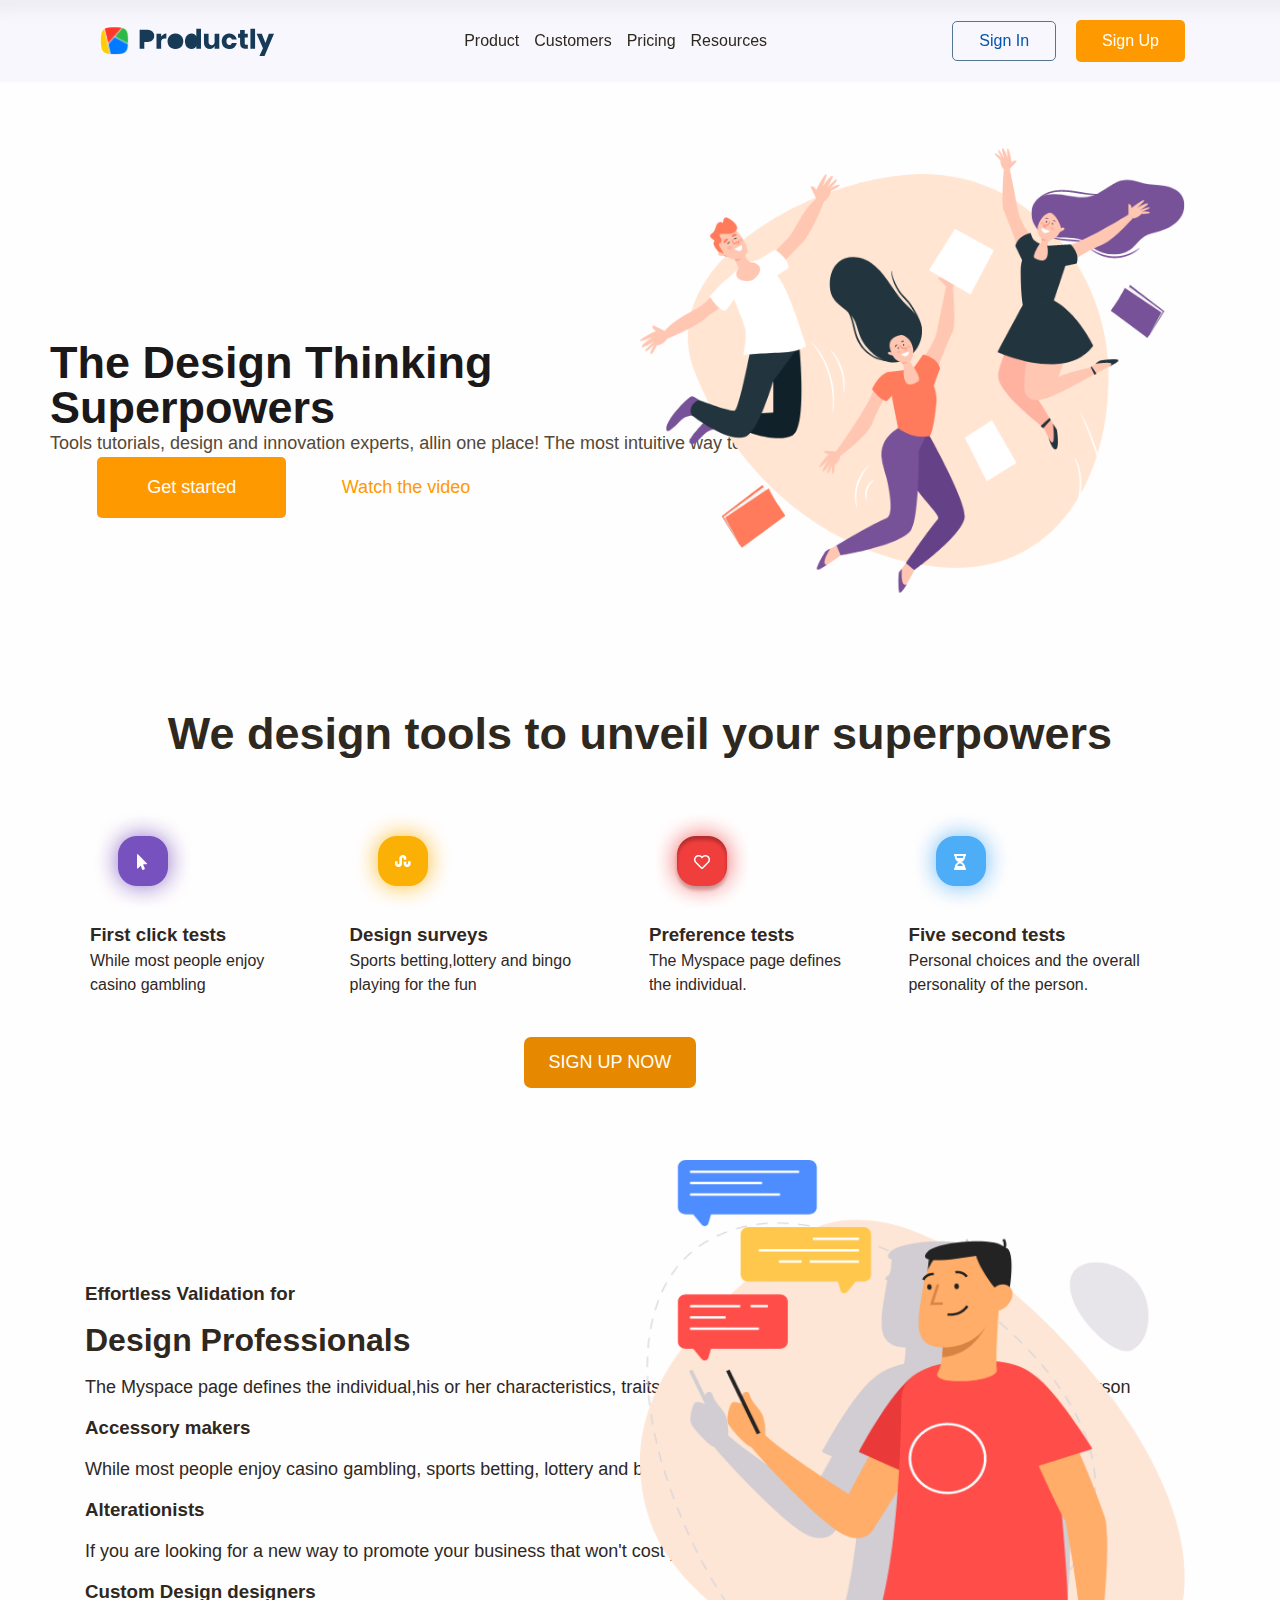
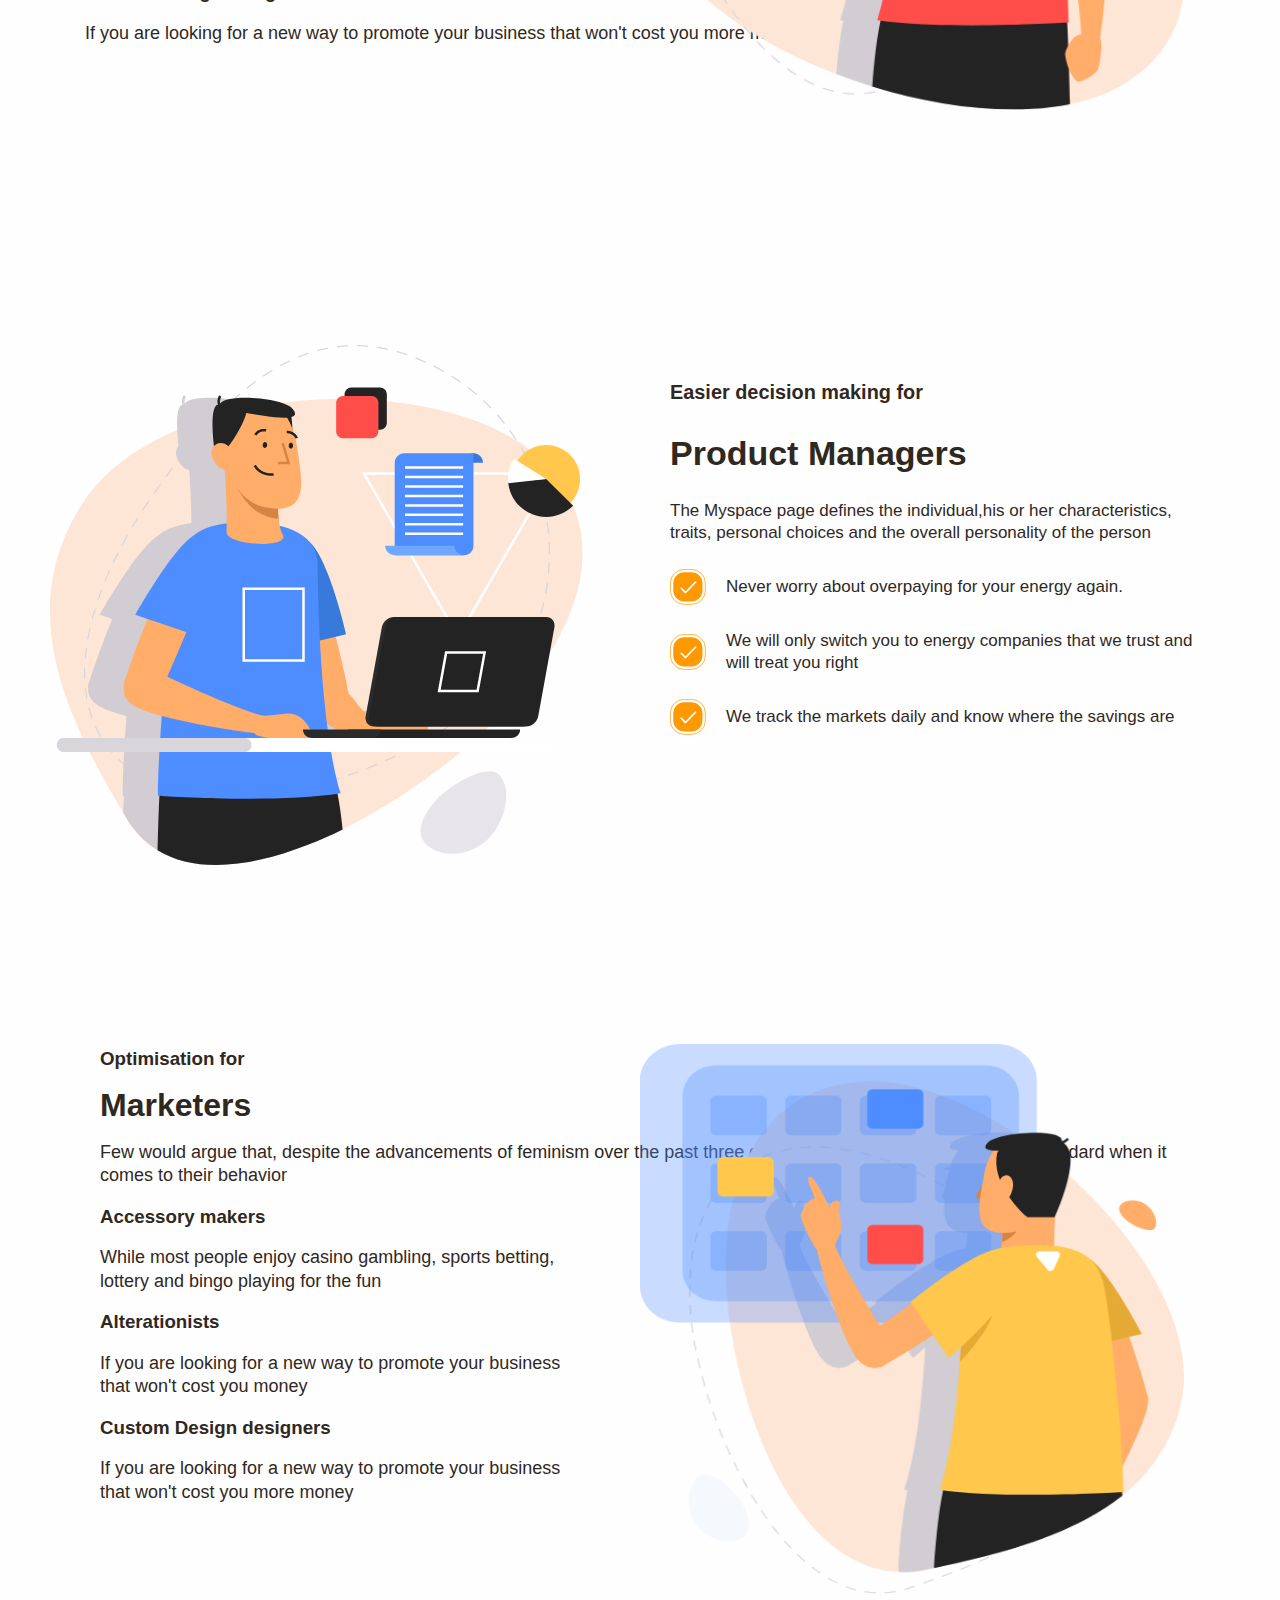
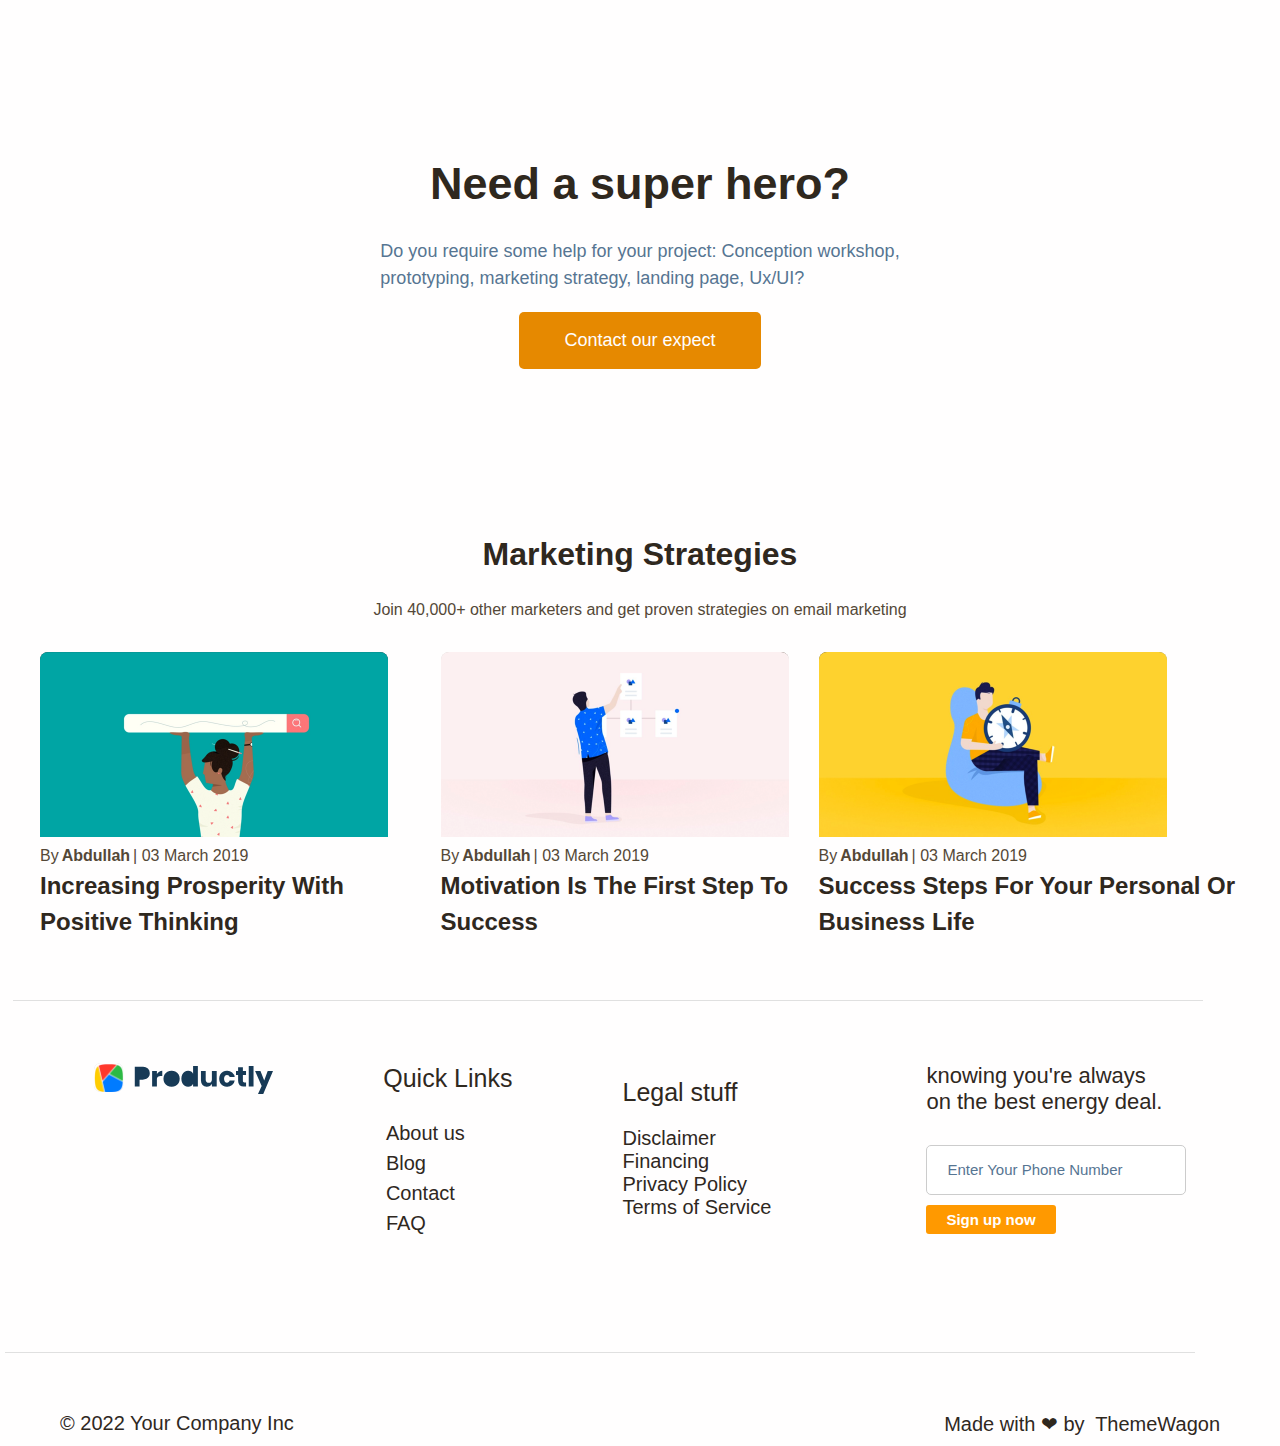
<file: index.html>
<!DOCTYPE html>
<html lang="en">
<head>
    <meta charset="UTF-8">
    <meta name="viewport" content="width=device-width, initial-scale=1.0">
    <title>Frontend | Product</title>
    <link rel="stylesheet" href="styles.css">
</head>
<body>
    
        <nav class="navbar">
            <a href="index.html" class="logo">
                <img src="images/logo (1).svg" alt="logo">
            </a>  
            <div class="nav_links" >
                <ul>
                <li  class="nav_link"><a href="#product">Product</a></li>
                <li  class="nav_link"><a href="#customers">Customers</a></li>
                <li class="nav_link"><a href="#pricing">Pricing</a></li>
                <li  class="nav_link"><a href="#resources">Resources</a></li>
            </ul>
            </div>
            <div class="nav_btns">
                <a href="#" class="btn">Sign In</a>
                <a href="#" class="btn1">Sign Up</a>
            </div>
            <div class="hamburger">
                ☰
            </div>
            
        </nav>
        <section class="one" >
    
                <h1>
                    The Design 
                    Thinking <br> Superpowers
                    </h1>
                    <p>Tools tutorials, design and innovation experts, allin 
                        one place! The most intuitive way to imagine your 
                        next user experience</p>
                        <button class="btn2">Get started</button>
                    <button class="btn3">Watch the video</button>
                    <img src="images/img1.png" alt="design image">   
        </section>

        <div class="bigg" id="product">
            <h1>We design tools to unveil
                your superpowers
            </h1>
            
            <div class="big">
                <div class="icon11">
                    <img src="images/icon1.png" alt="icon2">
                <h3>First click tests</h3>
                <p>While most people enjoy casino gambling</p>
                </div>
                <div class="icon22">
                <img src="images/icon2.png" alt="icon2">
                <h3>
                    Design surveys
                </h3>
                <p>
                    Sports betting,lottery and bingo playing for the fun 
                </p>
                </div>
                <div class="icon33">
                <img src="images/icon3.png" alt="icon3">
                <h3>
                    Preference tests
                </h3>
                <p>
                    The Myspace page defines the individual.
                </p>
                </div>
                <div class="icon44">
                <img src="images/icon4.png" alt="icon4">
                <h3>
                    Five second tests
                </h3>
                <p>
                    Personal choices and the overall personality of the person.
                </p>
                </div>
            </div>
                <button type="submit" class="btn4">
                SIGN UP NOW
                </button>
        </div>

        <div class="big1" id="customers">
            <div class="texts">
                <h3>Effortless Validation for</h3>
                <h1>Design Professionals</h1>
                <p>The Myspace page defines the individual,his or her characteristics, 
                    traits, personal choices and the overall
                    personality of the person</p>
                    <h3>Accessory makers</h3>
                    <p>While most people enjoy casino gambling, sports betting,
                        lottery and bingo playing for the fun</p>
                        <h3>Alterationists</h3>
                        <p>If you are looking for a new way to promote your business
                            that won't cost you money</p>
                            <h3>Custom Design designers</h3>
                            <p>If you are looking for a new way to promote your business
                                that won't cost you more money,</p>
            </div>
            <img src="images/img2.png" alt="img 2">
        </div>

        <div class="big2">
            <div class="texts2">
                <h3>Easier decision making for</h3>
                <h1>Product Managers</h1>
                <p>The Myspace page defines the individual,his or her characteristics, 
                    traits, personal choices and the overall
                    personality of the person</p>
                <div class="tt1">
                        <img src="images/tick.png" alt="tick1">
                <p>Never worry about overpaying for your
                    energy again.</p>
                </div>
                <div class="tt2">
                    <img src="images/tick.png" alt="tick2">
                    <p>We will only switch you to energy companies
                        that we trust and will treat you right</p>
                </div>
                <div class="tt3">
                    <img src="images/tick.png" alt="tick3">
                        <p>We track the markets daily and know where the
                            savings are</p>
                </div>        
            </div>
            <div class="immg">
                <img src="images/img3.png" alt="img3">
            </div>
        </div>

        <div class="big3">
            <div class="texts3">
                <h3>Optimisation for</h3>
                <h1>Marketers</h1>
                <p>Few would argue that, despite the advancements of
                feminism over the past three decades, women still face a
                double standard when it comes to their behavior</p>
                <h3>Accessory makers</h3>
                <p>While most people enjoy casino gambling, sports betting,<br>
                lottery and bingo playing for the fun</p>
                <h3>Alterationists</h3>
                <p>If you are looking for a new way to promote your business<br>
                that won't cost you money</p>
                <h3>Custom Design designers</h3>
                <p>If you are looking for a new way to promote your business<br>
                that won't cost you more money</p>
            </div>
            <img src="images/img4.png" alt="img4">
        </div>

            <div class="big4" id="pricing">
                <h1>Need a super hero?</h1>
                <p>Do you require some help for your project: Conception workshop,<br>
                    prototyping, marketing strategy, landing page, Ux/UI?</p>
                    <button class="btn5">Contact our expect </button>
            </div>
            <div class="big5" id="resources">
                <h1>Marketing Strategies</h1>
                <p>Join 40,000+ other marketers and get proven strategies on email marketing</p>
                    <div class="mm">
                        <div class="m1">
                            <img src="images/img5.png" alt="m1 img">
                            <p>By <strong> Abdullah</strong> | 03 March 2019</p>
                            <h2>Increasing Prosperity With Positive Thinking</h2>
                        </div>
                        <div class="m2">
                            <img src="images/img6.png" alt="m2 img">
                            <p>By <strong> Abdullah </strong> | 03 March 2019</p>
                            <h2>Motivation Is The First Step To Success</h2>
                            
                        </div>
                        <div class="m3">
                            <img src="images/img7.png" alt="m3 img">
                            <p>By <strong> Abdullah</strong> | 03 March 2019</p>
                            <h2>Success Steps For Your Personal Or Business Life</h2>
                        </div>
                    </div>
            </div>
            <hr class="hr1">
                
            <div class="big6">
                <a href="index.html" class="pt1">
                    <img src="images/logo.svg" alt="logo">
                </a>
    
                <div class="pt2">
                    <p>Quick Links</p>
                    <ul class="big6_links" id="big6-links">
                        <li><a href="#!">About us</a></li>
                        <li><a href="#!">Blog</a></li>
                        <li><a href="#!">Contact</a></li>
                        <li><a href="#!">FAQ</a></li>
                    </ul>
                </div>
    
                <div class="pt3">
                    <p>Legal stuff</p>
                    <ul class="big6_link" id="big6-link">
                        <li><a href="#!">Disclaimer</a></li>
                        <li><a href="#!">Financing</a></li>
                        <li><a href="#!">Privacy Policy</a></li>
                        <li><a href="#!">Terms of Service</a></li>
                    </ul>
                </div>
    
                <div class="pt4">
                    <p>
                        knowing you're always <br>
                        on the best energy deal.
                    </p>
                    <form class="form-inline"> 
                        <input id="phoneNumber" class="form-control" type="tel" placeholder="Enter Your Phone Number" name="phoneNumber">
                    </form>
                    <button class="btn6"><a href="#!">Sign up now</a></button>
                </div>
            </div>
                <hr>    
            <hr class="hr2">
            <div class="big7">
                <p class="big7-text">© 2022 Your Company Inc</p>
                <p class="big7-link">Made with ❤ by <a href="https://themewagon.com/"> ThemeWagon</a></p>
            </div>
                
    
</body>
</html>
</file>
<file: styles.css>
* {
    padding: 0;
    margin: 0;
    box-sizing: border-box;
    
}

body {
    /* width: 1440px; */
    padding: 0;
    background-color: #FFFEFE;
    font-size: 16px;
    /* margin: 0 auto; */
    font-weight: 400;
    color: #2F281E;
    /* height: 100vh; */
    font-family: "Poppins", "Rubik", -apple-system, BlinkMacSystemFont, 
    "Segoe UI", "Helvetica Neue", Arial, sans-serif,
     "Apple Color Emoji", "Segoe UI Emoji", "Segoe UI Symbol";
     overflow-x : hidden;
}


.navbar {
    max-width: 100%;
    background-color: hsla(236, 79%, 69%, 0.05);
    position: fixed;
    backdrop-filter: blur(10px);
    z-index: 1;
    display: flex;
    align-items: center;
    justify-content: space-between;
    padding: 15px 10px;
    z-index: 1000;
    
   
    
    top: 0;
    width: 100%;
  }
  .logo {
    display: flex;
    align-items: center;
    justify-content: center;
  }
  .logo img {
    height: 30px;
    display: flex;
    justify-content: flex-start;
    padding: 0 90px;
  }
  .nav_links {
    display: flex;
    align-items: end;
    gap: 10px;
  }
  .nav_links ul {
    display: flex;
    list-style: none;
    margin: 0;
    padding:  0 10px;
    align-items: flex-end;
    gap: 15px;
    justify-content: flex-end;
  }
.nav_links ul li a {
    font-weight: 400;
    color: #2F281E;
    text-decoration: none;
    font-size: 16px;
    cursor: pointer;
    padding-left: 0 40px;
    
   
}
.nav_links ul li a:hover{
    color: #ff9900;
}

.nav_btns {
    justify-content: flex-end;
    align-items: center;
    display: flex;
    gap: 20px;
    padding: 5px 85px;
}

.hamburger {
    font-size: 30px;           
    cursor: pointer;        
    display: none;            
}

.btn {
    display: inline-block;
    border-color: #0056b3; 
    font-size: 16px;
    cursor: pointer;
    border: 1px solid #567592;
    border-radius: 5px;
    background-color: transparent;
    user-select: none;
    color: #0056b3;
    padding: 10px 26px;
    text-decoration: none;
    transition: background-color 0.3s ease,border-color 0.3s ease;
    
}
.btn:focus {
    border-radius: 0.25rem;     
    outline: none;
    box-shadow: 0 0 5px 2px rgba(255, 153, 0, 0.31);
    border-color: #ff9900;
}
.btn1 {
    padding: 12px 26px;
    outline: none;
    border: none;
    font-size: 16px;
    cursor: pointer;
    border-radius: 5px;
    background-color: #f90;
    color: #FFFEFE;
    text-decoration: none;
    
}
.btn1:hover {
    background-color:  hsla(36, 100%, 50%, 0.5); 
       
}

section.one {
    padding: 50px;
    margin-top: 290px;
    background-color: #FFFEFE;
    z-index: 1;
    width: 100%;
    line-height: 1.5;
    gap: 20px;
    font-size: 20px;
    font-weight: 500;
    position:absolute;
    align-items: center;
    justify-content: center; 
    text-align: left;  
    
}

section.one h1 {
    font-size: 45px;
    /* margin-right :55%; */
    color: rgb(26, 24, 24);
    font-weight: 700;
    line-height: 1;  
    /* margin-top: -100px; */
    /* text-align: left; */
    
}

section.one p {
    font-size: 18px;
    color: #544837;
    /* margin-left: 3%; */
    /* padding: 20px; */
    /* margin-top: 20px; */
    

    
}
section.one .btn2 {
    padding: 20px 50px;
    border-radius: 5px;
    background-color: #f90;
    border: none;
    font-size: 18px;
    color: #FFFEFE;
    margin-left: 4%;
}
section.one img {
    display: flex;
    margin-left: 50%;
    position: relative;
    top: -370px;
    width: 545px;
    height: 445px;
}

section.one .btn3 {
    padding: 15px 50px;
    outline: none;
    border: 0;
    background-color: #FFFEFE;
    color: #f90;
    cursor: pointer;
    font-size: 18px;
}
section.one .btn3 {
  background-color: #FFFEFE;
}
.bigg {
    padding: 50px;
    margin-top: 650px;
    background-color: #FFFEFE;
    position:absolute;
    align-items: center;
    justify-content: center;
    z-index: 1;
    width: 100%;
    line-height: 1.5;
    gap: 10px;
    text-align: left;
    font-weight: 500;
    flex-direction: column;
}
.bigg h1 {
    display: flex;
    align-items: center;
    text-align: center;
    justify-content: center;
    font-size: 45px;
    font-weight: 700;
}
.bigg .big {
    display: flex;
    flex-direction: row;
    padding: 20px;
    margin: auto;
    font-weight: 500;
    font-size: 16px;
    gap: 20px;
}
.bigg .big .icon11 {
    padding: 20px;
}
.bigg .big .icon22 {
    padding: 20px;
}
.bigg .big .icon33 {
    padding: 20px;
}
.bigg .big .icon44 {
    padding: 20px;
}
.bigg .btn4 {
    padding: 15px 25px;
    border: none;
    background-color: #ff9900;
    color: #fffefe;
    border-radius: 7px;
    font-size: 18px;
    font-weight: 400;
    cursor: pointer;
    justify-content: center;
    align-items: center;
    position: absolute;
    margin-left: 37%;
    
    
}
.bigg .btn4 {
  background-color: #e68900;
}

.big1 {
    padding: 50px;
    margin-top: 1200px;
    background-color: #FFFEFE;
    position:absolute;
    align-items: center;
    justify-content: center;
    z-index: 1;
    width: 100%;
    line-height: 1.5;
    gap: 10px;
    text-align: left;
    font-weight: 500;
    flex-direction: row;
   
}
.big1 .texts {
    display: flex;
    flex-direction: column;
    gap: 20px;
    line-height: 1;
    margin: auto;
    padding: 35px;

}
.big1 img {
    display: flex;
    margin-left: 50%;
    position: relative;
    width: 545px;
    top: -520px;
    height:550px;
}
.big1 .texts p {
    line-height: 1.3;
    font-size: 18px;
    font-weight: 500;
}
.big2 {
    padding: 50px;
    margin-top: 1900px;
    background-color: #FFFEFE;
    position: absolute;
    align-items: center;
    justify-content: center;
    z-index: 1;
    width: 100%;
    line-height: 1.5;
    gap: 10px;
    text-align: left;
    font-weight: 500;
    flex-direction: row;
}
.big2 .texts2 {
    display: flex;
    flex-direction: column;
    gap: 25px;
    line-height: 1;
    margin: auto;
    padding: 30px;
    line-height: 1.3;
    font-size: 17px;
    margin-left: 50%;
    
}
.big2 .immg img {
    top: -420px;
    display: flex;
    margin-right: 60%;
    position: relative;
    
    
}
.big2 .texts2 .tt1 {
    display: flex;
    flex-direction: row;
    align-items: center;
    gap: 20px;
}
.big2 .texts2 .tt2 {
    display: flex;
    flex-direction: row;
    align-items: center;
    gap: 20px;
}
.big2 .texts2 .tt3 {
    display: flex;
    flex-direction: row;
    align-items: center;
    gap: 20px;
    
}

.big3 {
    padding: 60px;
    margin-top: 2550px;
    background-color: #FFFEFE;
    position:absolute;
    align-items: center;
    justify-content: center;
    z-index: 1;
    width: 100%;
    line-height: 1.5;
    gap: 10px;
    text-align: left;
    font-weight: 500;
    flex-direction: row;
}
.big3 .texts3 {
    display: flex;
    flex-direction: column;
    gap: 20px;
    line-height: 1;
    margin: auto;
    padding: 40px;

}
.big3 img {
    display: flex;
    margin-left: 50%;
    position: relative;
    top: 100px;
    width: 545px;
    height: 445px;
    top: -500px;
    height: 550px;
}
.big3 .texts3 p {
    line-height: 1.3;
    font-size: 18px;
    font-weight: 500;
}
.big4 {
    padding: 50px;
    margin-top: 3300px;
    background-color: #FFFEFE;
    position: absolute;
    align-items: center;
    justify-content: center;
    z-index: 1;
    width: 100%;
    line-height: 1.5;
    gap: 20px;
    text-align: left;
    font-weight: 500;
    flex-direction: column;
    display: flex;
}
.big4 .btn5 {
    padding: 18px 45px;
    border-radius: 5px;
    background-color: #f90;
    border: none;
    font-size: 18px;
    color: #FFFEFE;
    cursor: pointer;
}
.big4 .btn5 {
  background-color: #e68900;
}
.big4 h1 {
    font-weight: 700;
    font-size: 45px;

}
.big4 p {
    color: #567592;
    font-size: 18px;
}
.big5 {
    padding: 30px;
    margin-top: 3700px;
    background-color: #FFFEFE;
    position: absolute;
    align-items: center;
    justify-content: center;
    z-index: 1;
    width: 100%;
    line-height: 1.5;
    gap: 20px;
    text-align: left;
    font-weight: 500;
    flex-direction: column;
    display: flex;
}

.big5 .mm {
    display: flex;
    flex-direction: row;
    padding: 10px;
    gap: 30px;
    justify-content: space-between;
    width: 100%;
}
.big5 h1 {
    align-items: flex-start;
}
.big5 p {
    text-align: left;
    justify-content: flex-start;
    display: flex;
    color: #544837;
    font-weight: 400;
}
.big5 .mm strong {
    padding: 0 3px;
}
.big6 { 
  padding: 10px 20px ;
  position: absolute;
  margin-top: 4250px;
  background-color: #FFFEFE;
  width: 100%;
  z-index: 0;
  gap: 110px;
  display: flex;
  flex-direction: row;
  align-items: center;
  justify-content: center;
}
.pt1 {
    display: flex;
    align-items: center;
    margin-bottom: 140px;
  }
  
  .pt1 img {
    height: 31px;
  }
  .pt2 {
    display: flex;
    align-items: center;
    justify-content: center;
    gap: 20px;
    flex-direction: column;
    line-height: 1.5;
    font-weight: 500;
    text-align: start;
    font-size: 20px;
    text-align: left;
  }
  .pt2 p {
    font-size: 25px;
    white-space: nowrap;
  }
  
  .pt3 p {
    font-size: 25px;
    margin-bottom: 20px;
  }
  
  .pt2 .big6_links,
  .pt3 .big6_link {
    list-style: none;
  }
  
  .pt2 .big6_links li a,
  .pt3 .big6_link li a {
    text-decoration: none;
    color: #2f281e;
    font-size: 20px;
    font-weight: 350;
    margin-right: 45px;
    white-space: nowrap;
  }
  
  .pt2 .big6_links li a:hover,
  .pt3 .big6_link li a:hover {
    color: #f90;
  }
  .pt4 p {
    text-align: left;
    font-size: 22px;
    margin-bottom: 10px;
    white-space: nowrap;
  }
  
  .pt4 .form-inline {
    display: flex;
    flex-direction: column;
    gap: 10px;
    margin-top: 30px;
  }
  
  .form-control {
    padding: 16px 20px;
    width: 260px;
    border: 1px solid #ccc;
    border-radius: 5px;
    font-size: 14px;
  }
  .form-control:focus {
    outline: none;
    border-color: #ff9900;
    box-shadow: 0 0 5px 2px rgba(255, 153, 0, 0.31);
  }
  
  .form-control::placeholder {
    color: #567592;
    font-size: 15px;
  }
  .hr1 {
    border: 0;
    margin-top: 4200px;
    height: 1px;
    background: #e0e0e0;
    position: absolute;
    width: 93%;
    left: 1%;
    
  }
  .hr2 {
    border: 0;
    height: 1px;
    background: #e0e0e0;
    margin-top: 4550px;
    position: absolute;
    width: 93%;
    left: 5px;
  }
  
  .btn6 {
    background-color: #ff9900;
    color: var(--bs-white);
    border: none;
    padding: 6px 20px;
    border-radius: 3px;
    font-size: 15px;
    font-weight: 600;
    cursor: pointer;
    margin-top: 10px;
    color: #fffefe;
  }
  .btn6 a {
    text-decoration: none;
    color: #fffefe;
  }
  
  .btn6:hover {
    background-color: #e68900;
  }
  
  
  
  .big7 {
    margin-top: 4600px;
    display: flex;
    flex-direction: row;
    width: 100%;
    gap: 10px;
    font-weight: 400;
    padding: 10px 60px;
    justify-content: space-between;
    position: absolute;
  }
  .big7-text {
    font-size: 20px;
  }
  
  .big7-link {
    font-size: 20px;
  }
  
  .big7-link a {
    text-decoration: none;
    color: #2f281e;
    font-weight: 400;
    font-size: 20px;
    margin-left: 5px;
  }
  
  .big7-link a:hover {
    color: #f90;
    text-decoration: none;
  }

  /*Mobile Phone Screens*/
  @media (min-width: 320px) and (max-width: 480px) {
    body {
        color: #2f281e;
        font-weight: 400;
        display: flex;
        flex-direction: column;
        font-size: 26px;
        /* background-color: yellow; */
    }
    
    .navbar {
        align-items: center;
        display: flex;
        width: 100%;
        position: fixed;
    }
    .nav_links, .nav_btns {
      display: none;
    }
    .hamburger {
      display: block;
    }
    section.one {
        width: 100%;
        /* background-color: red; */
        padding: 2rem;
          
    }
  
    section.one p {
        width: 100%;
        font-size: 1rem;
        text-align: center;
        
    }
    section.one img {
      top: 5px;
      height: 100%;
      width: 100%;
      right: 50%;
    }

    section.one .btn2 {
      width: 60%;
      
    }

    .bigg {
      margin-top: 900px;
      width: 100%;
    }
    .bigg h1 {
      text-align: center;
      width: 100%;
      font-size: 2rem;
    }
    .bigg .big {
      display: flex;
      width: 80%;
      flex-direction: column;
    }
    .bigg .big p {
      width: 100%;
      font-size: 1rem;

    }
    .bigg .btn4 {
      width: 50%;
      right:30%;

    }
    .big1 {
      margin-top: 2250px;
      display: flex;
      flex-direction: column;
      width: 100%;
    }
    .big1 img {
      width: 100%;
      top: 5px;
      height: 100%;
      right: 20%;
    }
    .big1 h1 {
      text-align: left;
      font-size: 2rem;
      width: 100%;
    }
    .big1 h3 {
      text-align: left;
      font-size: 1.2rem;
      width: 100%;
    }
    .big1 p {
      text-align: left;
      font-size: 1rem;
      width: 100%;
    }
    .big2 {
      margin-top: 3500px;
      display: flex;
      flex-direction: column;
      width: 100%;
      right: 25%;
    }
    .big2 h1 {
      width: 100%;
      font-size: 2rem;
    }
    .big2 h3 {
      width: 80%;
      font-size: 1.1rem;
    }
    .big2 p {
      width: 100%;
      font-size: 1rem;
    }
    .big2 .texts2 {
      width: 100%;
      left: 10%;
      
    }
    .big2 .immg img {
      top: 17px;
      left: 30%;
      width: 100%;
      height: 100%;
      
      
  }
    .big3 {
      margin-top: 4550px;
      width: 100%;
    
    }
    .big3 img {
      margin-left: 15%;
      top: 18px;
      width: 100%;
      height: 100%;

    }
    .big3 .texts3 {
      width: 100%;

    }
    .big3 .texts3 p {
      width: 100%;
      font-size: 1rem;
    }
    .big3 .texts3 h1 {
      width: 100%;
      font-size: 2rem;
    }
    .big3 .texts3 h1 {
      width: 100%;
      font-size: 1.2rem;
    }
    .big4 {
      margin-top: 6000px;
      width: 100%;
    }
    .big4 h1 {
      width: 100%;
      font-size: 2rem;
  }
  .big4 .btn5 {
    width: 100%;
  }
    .big4 p {
      width: 100%;
      font-size: 1rem;
    }
    .big5 {
      margin-top: 6400px;
      display: flex;
      flex-direction: column;
    }
    .big5 .mm {
      display: flex;
      flex-direction: column;
      width: 100%;
      font-size: 1rem;
      justify-content: space-between;
    }
    .big5 .mm .m1 img {
      height: 100%;
      width: 100%;
    }
    .big5 .mm .m2 img {
      height: 100%;
      width: 100%;
    }
    .big5 .mm .m3 img {
      height: 100%;
      width: 100%;
    }
    .big5 h1 {
      width: 100%;
      font-size: 2rem;
  }
  .big5 p {
    width: 100%;
    font-size: 1.1rem;
}
    .big6 {
      margin-top: 7600px;
      display: flex;
      flex-direction: column;
      gap: 50px;
    }
    .big7 {
      margin-top: 8600px;
      display: flex;
      flex-direction: column;
    }
    .hr1 {
      width: 90%;
      margin-top: 7550px;
      left: 10px;
    }
    .hr2 {
      width: 90%;
      margin-top: 8550px;
      left: 10px;
    }
    .big7-link {
      width: 100%;
      font-size: 1.1rem;
    }
    .big7-link a {
      font-size: 1.1rem;
    }
    .big7-text {
      font-size: 1.1rem;
    }
    
  }
  @media (min-width: 481px) and (max-width: 767px) {
    body {
      color: #2f281e;
      font-weight: 500;
      display: flex;
      flex-direction: column;
      font-size: 2rem;
    }
    .navbar {
      align-items: center;
      display: flex;
      width: 100%;
      position: fixed;
    }
     .nav_links, .nav_btns {
      display: none;
    }
    .hamburger {
     display: block;
    }
    section.one {
      width: 100%;
      margin-top: 150px;
      padding: 2rem;
    }
  section.one h1 {
    width: 100%;
    font-size: 2.5rem;
    text-align: center;
    padding: 20px;
   }
 section.one img {
  height: 90%;
  width: 90%;
  right: 50%;
  top: -5px;
}

section.one .btn2 {
  width: 45%;
  padding: 10px 20px;
}
section.one p {
  width: 100%;
  font-size: 1.2rem;
  text-align: center;
  padding: 20px;
}
section.one .btn3 {
  width: 45%;
  padding: 10px 20px;
}
.bigg {
  margin-top: 1000px;
  width: 100%;
}
.bigg h1 {
  text-align: center;
  width: 100%;
  font-size: 2.5rem;
}
.bigg .big {
  display: grid;
  width: 80%;
 grid-template-columns: repeat(2, 1fr);
}
.bigg .btn4 {
  width: 50%;
  right:25%;
}
.big1 {
  margin-top: 2000px;
  display: flex;
  flex-direction: column;
  width: 100%;
}
.big1 img {
  width: 90%;
  top: -15px;
  height: 90%;
  right: 20%;
}

.big1 h1 {
  text-align: left;
  font-size: 2.2rem;
  width: 100%;
}
.big1 h3 {
  text-align: left;
  font-size: 1.3rem;
  width: 100%;
}
.big1 p {
  text-align: left;
  font-size: 1.1rem;
  width: 100%;
}
.big2 {
  margin-top: 3200px;
  display: flex;
  flex-direction: column;
  width: 100%;
  right: 40%;
}

.big2 h1 {
  width: 100%;
  font-size: 2rem;
}
.big2 h3 {
  width: 80%;
  font-size: 1.1rem;
}
.big2 p {
  width: 100%;
  font-size: 1rem;
}
.big2 .texts2 {
  width: 100%;
  
}
.big2 .immg img {
  top: -17px;
  margin-left:60%;
  width: 90%;
  height: 90%;
}
.big3 {
  margin-top: 4150px;
  width: 100%;
}
.big3 img {
  margin-left: 15%;
  top: -18px;
  width: 90%;
  height: 90%;
}
.big3 .texts3 {
  width: 100%;

}
.big3 .texts3 p {
  width: 100%;
  font-size: 1.1rem;
}
.big3 .texts3 h1 {
  width: 100%;
  font-size: 2.2rem;
}
.big3 .texts3 h1 {
  width: 100%;
  font-size: 1.4rem;
}
.big4 {
  margin-top: 5450px;
  width: 100%;
}
.big4 h1 {
  width: 100%;
  font-size: 2.5rem;
}
.big4 .btn5 {
width: 70%;
}
.big4 p {
  width: 100%;
  font-size: 1.1rem;
}

.big5 {
  margin-top: 5750px;
  display: flex;
  flex-direction: column;
}
.big5 .mm {
  display: flex;
  flex-direction: column;
  width: 100%;
  font-size: 1rem;
  justify-content: space-between;
}
.big5 .mm .m1 img {
  height: 90%;
  width: 90%;
}
.big5 .mm .m2 img {
  height: 90%;
  width: 90%;
}
.big5 .mm .m3 img {
  height: 90%;
  width: 90%;
}
.big5 h1 {
  width: 100%;
  font-size: 2.3rem;
}
.big5 p {
width: 100%;
font-size: 1.2rem;
}
.big6 {
  margin-top: 7350px;
  display: flex;
  flex-direction: column;
  gap: 50px;
}
.big7 {
  margin-top: 8400px;
  display: flex;
  flex-direction: column;
}
.hr1 {
  width: 90%;
  margin-top: 7200px;
  left: 10px;
}
.hr2 {
  width: 90%;
  margin-top: 8350px;
  left: 10px;
}
  }
  @media (min-width: 768px) and (max-width: 1024px) and (orientation: landscape) {
    body {
      color: #2f281e;
      font-weight: 500;
      display: flex;
      flex-direction: column;
    }
    .navbar {
      align-items: center;
      display: flex;
      width: 100%;
      position: fixed;
    }
    .nav_links, .nav_btns {
      display: none;
    }
    .hamburger {
     display: block;
    }
    section.one {
      width: 100%;
      margin-top: 150px;
      padding: 2rem;
    
    }
    section.one img {
      height: 50%;
      width: 50%;
      left: -1%;
    }
    section.one h1 {
      width: 50%;
      font-size: 3.2rem;
      text-align: left;
      padding: 10px;
     }
     section.one p {
      width: 50%;
      font-size: 1.7rem;
      text-align: left;
      padding: 30px;
      
    }
    section.one .btn3 {
      width: 45%;
      padding: 10px 20px;
    }
    section.one .btn2 {
      width: 45%;
      padding: 10px 20px;
    }
    .bigg {
      margin-top: 700px;
      width: 100%;
    }
    .bigg .big {
      display: grid;
      width: 80%;
     grid-template-columns: repeat(2, 1fr);
    }
    .bigg h1 {
      text-align: center;
      width: 100%;
      font-size: 3.5rem;
    }
    .bigg .btn4 {
      width: 50%;
      right:25%;
    }
    .big1 {
      margin-top: 1600px;
      display: flex;
      flex-direction: column;
      width: 100%;
    }
    .big1 h1 {
      text-align: left;
      font-size: 3rem;
      width: 100%;
    }
    .big1 img {
      width: 70%;
      top: -15px;
      height: 70%;
      right: 20%;
    }
    .big2 {
      margin-top: 2800px;
      display: flex;
      flex-direction: column;
      width: 100%;
      right: 40%;
    }
    .big2 h1 {
      width: 100%;
      font-size: 3rem;
    }
    .big2 h3 {
      width: 80%;
      font-size: 1.5rem;
    }
    .big2 p {
      width: 100%;
      font-size: 1.2rem;
    }
    .big2 .texts2 {
      width: 100%;
    }
    .big2 .immg img {
      top: -17px;
      margin-left:60%;
      width: 80%;
      height: 80%;
    }
    .big3 {
      margin-top: 3800px;
      width: 90%;
    }
    .big3 img {
      margin-left: 15%;
      top: -15px;
      width: 70%;
      height: 60%;
    }
    .big4 {
      margin-top: 5000px;
      width: 100%;
      
    }
    .big4 h1 {
      width: 100%;
      font-size: 3.5rem;
      text-align: center;
      gap: 20px;
    }
    .big4 .btn5 {
    width: 60%;
    }
    .big4 p {
      width: 100%;
      font-size: 1.2rem;
      text-align: center;
      gap: 20px;
    }
    .big5 {
      margin-top: 5000px;
      display: flex;
      flex-direction: column;
    }
    .big5 .mm {
      display: flex;
      flex-direction: row;
      justify-content: space-around;
      width: 100%;
      font-size: 1rem;
      padding: 20px;
      
    }
    .big5 .mm h2 {
      width: 100%;
      font-size: 1.5rem;
      text-align: left;
    }
    .big5 .mm p {
      width: 100%;
      font-size: 1.2rem;
      text-align: left;
    }
    .big5 .mm .m1 img {
      height: 40%;
      width: 90%;
      padding: 2px;
    }
    .big5 .mm .m2 img {
      height: 40%;
      width: 100%;
      padding: 2px;
    }
    .big5 .mm .m3 img {
      height: 40%;
      width: 90%;
      padding: 2px;
    }
    .big5 h1 {
      width: 100%;
      font-size: 3.1rem;
      text-align: center;
    }
    .big5 p {
    width: 80%;
    font-size: 1.5rem;
    text-align: center;
    }
    .big6 {
      margin-top: 5700px;
      display: grid;
      grid-template-columns: repeat(2, 1fr);
      gap: 30px;
      padding:60px;
      width: 100%;  
    }  
    .btn6 {
      padding: 10px 25px;
    }
    .big7 {
      margin-top: 6250px;
      width: 90%;
      display: flex;
      flex-direction: row;
    }
    .hr1 {
      width: 90%;
      margin-top: 5600px;
      left: 30px;
    }
    .hr2 {
      width: 90%;
      margin-top: 6200px;
      left: 30px;
    }
  }
</file>
